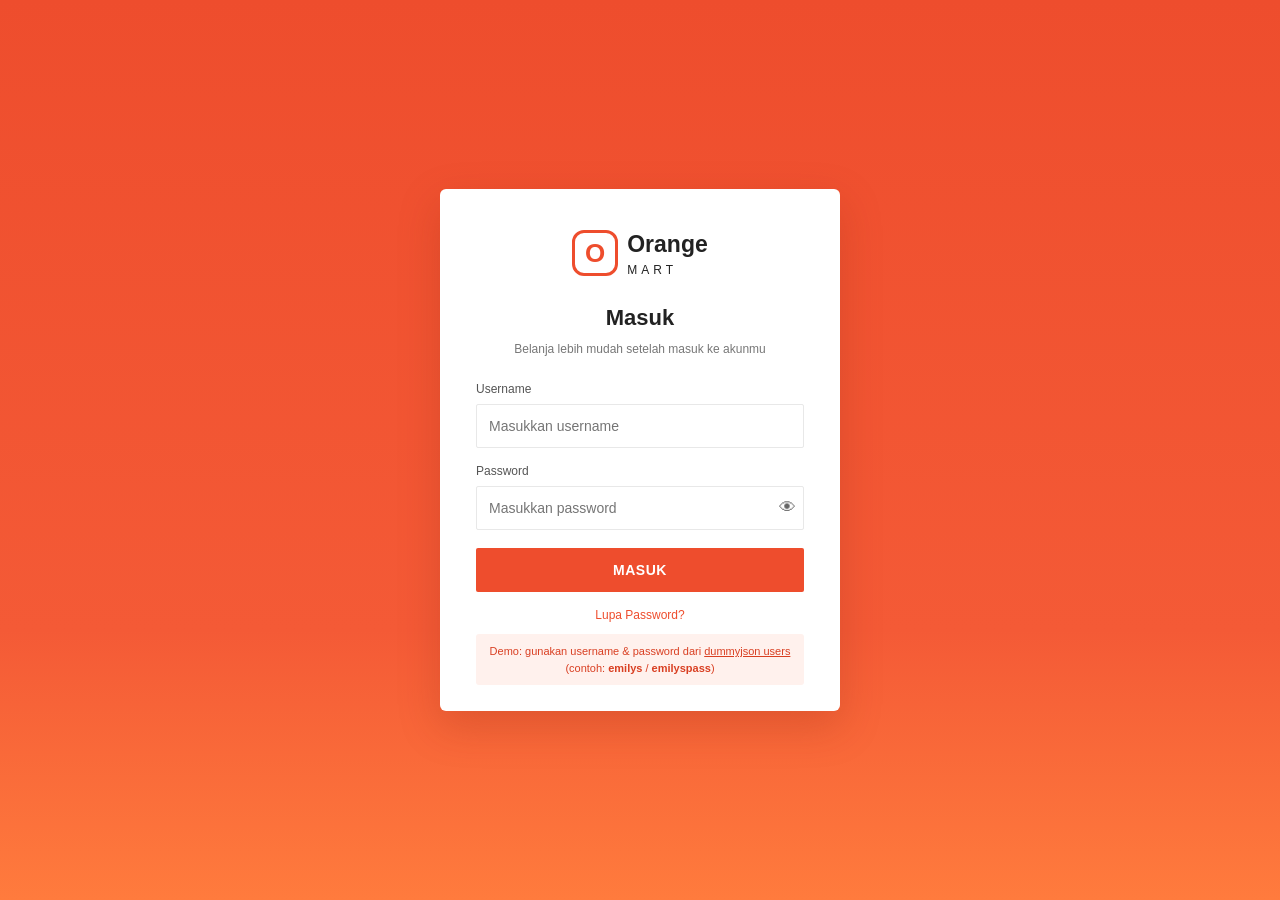
<file: index.html>
<!DOCTYPE html>
<html lang="id">
  <head>
    <meta charset="UTF-8">
    <meta name="viewport" content="width=device-width, initial-scale=1.0">
    <title> OrangeMart - Home </title>
    <link rel="stylesheet" href="style.css">
    <script src="auth.js" defer></script>
    <script src="product.js" defer></script>
  </head>
  <body>
    <header class="header">
      <div class="container header-inner">
        <a class="brand" href="#">
          <span class="brand-icon">
            O
          </span>
          <span>
            <strong>Orange</strong>
            <small>mart</small>
          </span>
        </a>
        <div class="search-area">
          <div class="search-box">
            <input id="searchInput" type="search" placeholder="Cari produk, kategori, atau brand...">
            <button id="searchButton" type="button">
              ⌕
            </button>
          </div>
        </div>
        <button class="cart-button" id="cartButton" type="button">
          🛒
          <span id="cartBadge">
            0</span>
        </button>
        <div class="auth" id="authArea">
          <a href="login.html">Masuk</a>
          <span>/</span>
          <a href="login.html">Daftar</a>
        </div>
      </div>
    </header>
    <main>
      <section class="container hero">
        <div class="hero-copy">
          <span class="eyebrow">NEW COMERS!</span>
          <h1>Habiskan uangmu<br><strong>di sini.</strong></h1>
          <p>
            Temukan produk favorit dengan harga menarik dan pengalaman belanja paling eksentrik
            yang pernah kamu alami.
          </p>
          <a href="#catalog" class="primary" type="button">
            Belanja Sekarang →
          </a>
        </div>
        <div class="hero-art">
          <div class="circle c1"></div>
          <div class="circle c2"></div>
          <div class="sale-card">
            <span>FLASH<br>SALE</span>
            <b>70%</b>
            <small>OFF</small>
          </div>
          <div class="floating f1">
            🎧
          </div>
          <div class="floating f2">
            ⌚
          </div>
          <div class="floating f3">
            👟
          </div>
        </div>
      </section>
      <div class="hero-dots">
        <i class="active"></i>
        <i></i>
        <i></i>
        <i></i>
      </div>
      <section id="catalog" class="catalog">
        <div class="container">
          <div class="catalog-title">
            <div>
              <span>PILIHAN UNTUKMU</span>
              <h2>Produk Terbaru</h2>
            </div>
          </div>
          <div class="toolbar">
            <span>Menampilkan <b id="resultCount">30</b></span>
            <div>
              <label for="categoryFilter">
                Kategori
              </label>
              <select id="categoryFilter">
                <option value="all">Semua Kategori</option>
                <option value="beauty">Beauty</option>
                <option value="fragrances">Fragrances</option>
                <option value="groceries">Groceries</option>
              </select>
              <label for="sortSelect">
                Urutkan
              </label>
              <select id="sortSelect">
                <option value="default">Relevansi</option>
                <option value="price-low">Harga Terendah</option>
                <option value="price-high">Harga Tertinggi</option>
                <option value="rating-high">Rating Tertinggi</option>
              </select>
            </div>
          </div>
          <div id="productGrid" class="product-grid catalog-grid">
            
          </div>
          <div class="load-more-wrapper">
            <button id="loadMoreButton" class="load-more" type="button">
              Muat Lebih Banyak
            </button>
          </div>
        </div>
      </section>
    </main>
    <div id="productModal" class="modal" aria-hidden="true">
      <div class="modal-backdrop" data-close-modal>
      </div>
      <div class="modal-content" role="dialog" aria-modal="true">
        <button class="modal-close" type="button" data-close-modal>
          ×
        </button>
        <div class="modal-image">
          📦
        </div>
        <div class="modal-info">
          <em>
            DETAIL PRODUK
          </em>
          <h2 id="modalProductName">
            Nama Produk
          </h2>
          <p id="modalProductBrand">
            Brand Produk
          </p>
          <div class="rating">
            ★
            <span id="modalRating">
              4.8
            </span>
          </div>
          <strong id="modalPrice">
            $0
          </strong>
          <div class="specs">
            <div>
              <small>
                Stok
              </small>
              <b id="modalStock">
                0
              </b>
            </div>
            <div>
              <small>
                Kategori
              </small>
              <b id="modalCategory">
                -
              </b>
            </div>
          </div>
          <p id="modalDescription">
            Deskripsi produk akan ditampilkan di sini.
          </p>
          <button id="modalAddCart" class="modal-cart" type="button">
            + Tambahkan ke Keranjang
          </button>
        </div>
      </div>
    </div>
    <aside id="cartDrawer" class="cart-drawer" aria-hidden="true">
      <div class="drawer-head">
        <h2>
          Keranjang Saya
        </h2>
        <button id="closeCartButton" type="button">
          ×
        </button>
      </div>
      <div id="cartItems" class="cart-items">
        <div class="empty-cart">
          <span>
            🛒
          </span>
          <h3>
            Keranjang masih kosong
          </h3>
          <p>
            Tambahkan produk favoritmu.
          </p>
        </div>
      </div>
      <div class="drawer-footer">
        <div>
          <span>
            Total
          </span>
          <b id="cartTotal">
            $0
          </b>
        </div>
        <button type="button">
          Checkout
        </button>
      </div>
    </aside>
    <div id="cartBackdrop" class="drawer-backdrop" hidden>
    </div>
    <footer>
      <div class="container footer-grid">
        <div>
          <h2>
            Orange
            <span>
              mart
            </span>
          </h2>
          <p>
            Belanja online mudah, aman, dan nyaman.
          </p>
        </div>
        <div>
          <h3>
            Layanan
          </h3>
          <a href="#">
            Bantuan
          </a>
          <a href="#">
            Cara Belanja
          </a>
          <a href="#">
            Pembayaran
          </a>
        </div>
        <div>
          <h3>
            Tentang
          </h3>
          <a href="#">
            Tentang Kami
          </a>
          <a href="#">
            Kebijakan Privasi
          </a>
          <a href="#">
            Syarat & Ketentuan
          </a>
        </div>
        <div>
          <h3>
            Ikuti Kami
          </h3>
          <a href="#">
            Instagram
          </a>
          <a href="#">
            TikTok
          </a>
          <a href="#">
            YouTube
          </a>
        </div>
      </div>
      <div class="container footer-bottom">
        © 2026 Orange Mart
        <span>
          Made by C11
        </span>
      </div>
    </footer>
  </body>
</html>
</file>
<file: style.css>
:root {
  --orange:#ee4d2d;
  --dark:#d93f22;
  --light:#fff1ed;
  --text:#222;
  --muted:#777;
  --bg:#f5f5f5;
  --border:#e8e8e8;
  --white:#fff;
  --container:1200px
}
* {
  box-sizing:border-box;
  margin:0;
  padding:0
}
html {
  scroll-behavior: smooth;
}
body {
  font-family:Arial,Helvetica,sans-serif;
  color:var(--text);
  background:var(--bg);
  line-height:1.5
}
a {
  color:inherit;
  text-decoration:none
}
button,input,select {
  font:inherit
}
button {
  cursor:pointer
}
.container {
  width:min(var(--container),calc(100% - 32px));
  margin:auto
}
.header {
  background:linear-gradient(180deg,var(--orange),#f45a36);
  color:#fff;
  position:sticky;
  top:0;
  z-index:50;
  box-shadow:0 2px 10px #0002
}
.header-inner {
  min-height:96px;
  display:flex;
  align-items:center;
  gap:22px
}
.brand {
  min-width:168px;
  display:flex;
  align-items:center;
  gap:9px
}
.brand-icon {
  width:46px;
  height:46px;
  border:3px solid #fff;
  border-radius:12px;
  display:grid;
  place-items:center;
  font-size:26px;
  font-weight:900
}
.brand strong,.brand small {
  display:block
}
.brand strong {
  font-size:23px
}
.brand small {
  font-size:12px;
  letter-spacing:4px;
  text-transform:uppercase
}
.search-area {
  flex:1
}
.search-box {
  height:44px;
  background:#fff;
  border-radius:3px;
  display:flex;
  overflow:hidden
}
.search-box input {
  flex:1;
  border:0;
  outline:0;
  padding:0 15px
}
.search-box button {
  width:36px;
  margin:4px;
  border:0;
  border-radius:3px;
  align-items: center;
  background:var(--orange);
  color:#fff;
  font-size:28px
}
.cart-button {
  position:relative;
  border:0;
  background:transparent;
  color:#fff;
  font-size:25px
}
.cart-button span {
  position:absolute;
  top:-6px;
  right:-8px;
  min-width:18px;
  height:18px;
  padding:0 4px;
  border:2px solid var(--orange);
  border-radius:20px;
  background:#fff;
  color:var(--orange);
  font-size:10px;
  display:grid;
  place-items:center
}
.auth {
  white-space:nowrap;
  font-size:13px
}
.hero {
  min-height:320px;
  margin-top:20px;
  border-radius:12px;
  overflow:hidden;
  position:relative;
  background:linear-gradient(120deg,#ef4b2f,#ff7b3d 60%,#ff9d45);
  color:#fff;
  padding:48px 58px;
  box-shadow:0 5px 20px #ee4d2d30
}
.hero-copy {
  position:relative;
  z-index:3;
  max-width:590px
}
.eyebrow {
  display:inline-block;
  padding:5px 10px;
  border:1px solid #fff8;
  border-radius:30px;
  font-size:11px;
  letter-spacing:1.5px
}
.hero h1 {
  margin-top:13px;
  font-size:clamp(32px,4vw,49px);
  line-height:1.05;
  letter-spacing:-1.5px
}
.hero h1 strong {
  color:#fff4d8
}
.hero p {
  max-width:480px;
  margin:16px 0 24px;
  color:#fffc;
  font-size:15px
}
.primary {
  border:0;
  border-radius:5px;
  padding:12px 20px;
  background:#fff;
  color:var(--orange);
  font-weight:700
}
.hero-art {
  position:absolute;
  width:440px;
  height:300px;
  right:25px;
  top:10px
}
.circle {
  position:absolute;
  border:1px solid #fff4;
  border-radius:50%
}
.c1 {
  width:350px;
  height:350px;
  right:0;
  top:-55px
}
.c2 {
  width:250px;
  height:250px;
  right:50px;
  top:-5px
}
.sale-card {
  position:absolute;
  width:155px;
  height:185px;
  right:120px;
  top:52px;
  transform:rotate(7deg);
  border-radius:16px;
  background:#fff;
  color:var(--orange);
  box-shadow:0 18px 30px #962a123f;
  display:flex;
  flex-direction:column;
  align-items:center;
  justify-content:center
}
.sale-card span {
  font-weight:900;
  font-size:22px;
  line-height:.9
}
.sale-card b {
  font-size:58px;
  line-height:1
}
.sale-card small {
  font-weight:900
}
.floating {
  position:absolute;
  width:76px;
  height:76px;
  border-radius:18px;
  background:#fffb;
  box-shadow:0 12px 22px #962a1233;
  display:grid;
  place-items:center;
  font-size:38px
}
.f1 {
  right:35px;
  top:55px;
  transform:rotate(12deg)
}
.f2 {
  left:40px;
  bottom:15px;
  transform:rotate(-10deg)
}
.f3 {
  right:30px;
  bottom:20px;
  transform:rotate(-8deg)
}
.product-grid {
    display: grid;
    grid-template-columns: repeat(5, 1fr);
    gap: 12px;
}
.product-card {
    min-width: 0;
    overflow: hidden;
    border: 1px solid #ddd;
    border-radius: 6px;
    background-color: #fff;
    cursor: pointer;
}
.product-card:hover {
    box-shadow: 0 3px 10px rgba(0, 0, 0, 0.12);
    transform: translateY(-2px);
}
.product-image img {
    width: 100%;
    height: 100%;
    object-fit: contain;
}
.discount {
    position: absolute;
    top: 0;
    left: 0;
    z-index: 2;
    padding: 5px 7px;
    background-color: #fff0eb;
    color: #ee4d2d;
    font-size: 11px;
    font-weight: bold;
}
.heart {
    position: absolute;
    top: 8px;
    right: 8px;
    z-index: 2;
    width: 28px;
    height: 28px;
    display: flex;
    align-items: center;
    justify-content: center;
    border-radius: 50%;
    background-color: white;
    color: #777;
    font-size: 18px;
}
.product-info {
    min-height: 185px;
    padding: 10px;
}
.product-info h3 {
    height: 38px;

    margin: 0 0 7px;

    font-size: 13px;
    font-weight: 500;
    line-height: 19px;

    overflow: hidden;
}
.product-info h3 {
    height: 40px;
    margin: 3px 0;
    font-size: 13px;
    font-weight: 500;
    overflow: hidden;
}
.rating {
    margin-bottom: 5px;
    color: #f5a623;
    font-size: 12px;
}
.rating span {
    color: #888;
}
.product-info strong {
    display: block;
    margin-top: 3px;
    color: #ee4d2d;
    font-size: 17px;
}
.product-info del {
    display: block;
    margin-top: 2px;
    color: #999;
    font-size: 11px;
}
.product-meta {
    height: 18px;

    margin-top: 5px;

    color: #888;
    font-size: 10px;

    overflow: hidden;
}
.add-cart-btn {
    width: 100%;
    margin-top: 10px;
    padding: 8px;
    border: 1px solid #ee4d2d;
    border-radius: 4px;
    background-color: #fff4f0;
    color: #ee4d2d;
    font-size: 11px;
    font-weight: bold;
    cursor: pointer;
}
.add-cart-btn:hover {
    background-color: #ee4d2d;
    color: white;
}
.catalog {
  margin-top:20px;
  padding:25px 0 50px;
  background:var(--bg)
}
.catalog-title {
  margin-bottom:15px
}
.catalog-title span {
  color:var(--orange);
  font-size:11px;
  font-weight:800;
  letter-spacing:1.5px
}
.catalog-title h2 {
  font-size:22px
}
.toolbar {
  min-height:56px;
  margin-bottom:14px;
  padding:10px 14px;
  border:1px solid #eee;
  border-radius:5px;
  background:#fff;
  display:flex;
  align-items:center;
  justify-content:space-between;
  gap:15px;
  color:#777;
  font-size:12px
}
.toolbar b {
  color:var(--orange)
}
.toolbar>div {
  display:flex;
  align-items:center;
  gap:8px
}
.toolbar select {
  min-width:150px;
  padding:8px 10px;
  border:1px solid #ddd;
  border-radius:3px;
  background:#fff
}
.load-more-wrapper {
  display:flex;
  justify-content:center;
  padding-top:24px
}
.load-more {
  min-width:220px;
  padding:11px 24px;
  border:1px solid #ccc;
  border-radius:4px;
  background:#fff;
  color:#555
}
.load-more:hover {
  border-color:var(--orange);
  color:var(--orange)
}
.modal {
  position:fixed;
  inset:0;
  z-index:100;
  display:none;
  place-items:center
}
.modal.is-open {
  display:grid
}
.modal-backdrop {
  position:absolute;
  inset:0;
  background:#0009
}
.modal-content {
  width:min(760px,calc(100% - 32px));
  position:relative;
  z-index:1;
  display:grid;
  grid-template-columns:45% 55%;
  overflow:hidden;
  border-radius:10px;
  background:#fff;
  box-shadow:0 15px 50px #0004
}
.modal-close {
  position:absolute;
  top:12px;
  right:12px;
  z-index:2;
  width:32px;
  height:32px;
  border:0;
  border-radius:50%;
  background:#f3f3f3;
  font-size:23px
}
.modal-image {
  min-height:420px;
  background:#f1ece4;
  display:grid;
  place-items:center;
  font-size:130px
}
.modal-info {
  padding:38px 32px
}
.modal-info em {
  color:var(--orange);
  font-size:9px;
  font-style:normal;
  font-weight:800
}
.modal-info h2 {
  margin-top:6px;
  font-size:22px
}
.modal-info>p {
  color:#777;
  font-size:12px
}
.modal-info>strong {
  display:block;
  color:var(--orange);
  font-size:26px;
  margin-top:5px
}
.specs {
  display:grid;
  grid-template-columns:1fr 1fr;
  gap:8px;
  margin-top:15px
}
.specs div {
  padding:10px;
  background:#fafafa
}
.specs small,.specs b {
  display:block
}
.specs small {
  color:#999;
  font-size:10px
}
.specs b {
  font-size:12px
}
.modal-cart {
  width:100%;
  margin-top:20px;
  padding:12px;
  border:1px solid var(--orange);
  border-radius:4px;
  background:var(--light);
  color:var(--orange);
  font-weight:700
}
.cart-drawer {
  width:min(420px,100%);
  height:100vh;
  position:fixed;
  top:0;
  right:0;
  z-index:110;
  background:#fff;
  box-shadow:-10px 0 30px #00000026;
  display:flex;
  flex-direction:column;
  transform:translateX(100%);
  transition:.25s
}
.cart-drawer.is-open {
  transform:translateX(0)
}
.drawer-head {
  min-height:62px;
  padding:0 18px;
  border-bottom:1px solid var(--border);
  display:flex;
  align-items:center;
  justify-content:space-between
}
.drawer-head button {
  border:0;
  background:#f4f4f4;
  border-radius:50%;
  width:34px;
  height:34px;
  font-size:22px
}
.cart-items {
  flex:1;
  padding:18px;
  overflow:auto
}
.empty-cart {
  min-height:60%;
  display:flex;
  flex-direction:column;
  justify-content:center;
  align-items:center;
  text-align:center;
  color:#777
}
.empty-cart span {
  font-size:52px
}
.empty-cart h3 {
  font-size:16px;
  color:#444
}
.empty-cart p {
  font-size:12px
}
.drawer-footer {
  padding:18px;
  border-top:1px solid var(--border)
}
.drawer-footer>div {
  display:flex;
  justify-content:space-between
}
.drawer-footer b {
  color:var(--orange);
  font-size:20px
}
.drawer-footer button {
  width:100%;
  margin-top:12px;
  padding:12px;
  border:0;
  border-radius:4px;
  background:var(--orange);
  color:#fff;
  font-weight:700
}
.drawer-backdrop {
  position:fixed;
  inset:0;
  z-index:105;
  background:#0006
}
footer {
  padding-top:42px;
  background:#fff;
  border-top:1px solid #ddd
}
.footer-grid {
  display:grid;
  grid-template-columns:2fr 1fr 1fr 1fr;
  gap:50px;
  padding-bottom:35px
}
.footer-grid h2 {
  color:var(--orange)
}
.footer-grid h2 span {
  color:#444;
  font-weight:400
}
.footer-grid p,.footer-grid a {
  color:#777;
  font-size:12px
}
.footer-grid p {
  margin-top:8px
}
.footer-grid h3 {
  font-size:13px;
  margin-bottom:10px
}
.footer-grid a {
  display:block;
  margin-top:7px
}
.footer-bottom {
  padding:18px 0;
  border-top:1px solid #eee;
  display:flex;
  justify-content:space-between;
  color:#999;
  font-size:11px
}
/* ---------- Login Page (Shopee-style) ---------- */
.login-page {
  min-height:100vh;
  background:linear-gradient(180deg,var(--orange),#f45a36 70%,#ff7b3d);
  display:flex;
  flex-direction:column
}
.login-layout {
  flex:1;
  display:flex;
  align-items:center;
  justify-content:center;
  padding:48px 16px
}
.login-card {
  width:400px;
  max-width:100%;
  padding:38px 36px 26px;
  border-radius:6px;
  background:var(--white);
  box-shadow:0 15px 40px #962a1240
}
.login-brand {
  display:flex;
  align-items:center;
  justify-content:center;
  gap:9px;
  margin-bottom:22px
}
.login-brand .brand-icon {
  border-color:var(--orange);
  color:var(--orange)
}
.login-brand-name strong {
  font-size:23px;
  display:block
}
.login-brand-name small {
  font-size:12px;
  letter-spacing:4px;
  text-transform:uppercase;
  display:block
}
.login-card h1 {
  font-size:22px;
  text-align:center
}
.login-sub {
  margin:6px 0 22px;
  text-align:center;
  color:var(--muted);
  font-size:12px
}
.field {
  margin-bottom:14px
}
.field label {
  display:block;
  margin-bottom:6px;
  font-size:12px;
  color:#555
}
.field-box {
  position:relative
}
.field-box input {
  width:100%;
  height:44px;
  padding:0 44px 0 12px;
  border:1px solid var(--border);
  border-radius:2px;
  outline:0;
  font-size:14px
}
.field-box input:focus {
  border-color:var(--orange)
}
.toggle-password {
  position:absolute;
  top:50%;
  right:8px;
  transform:translateY(-50%);
  border:0;
  background:transparent;
  font-size:17px;
  opacity:.6
}
.toggle-password:hover {
  opacity:1
}
.login-error {
  margin:4px 0 10px;
  padding:9px 12px;
  border-radius:3px;
  background:#fff0eb;
  color:var(--dark);
  font-size:12px
}
.login-submit {
  width:100%;
  height:44px;
  margin-top:4px;
  border:0;
  border-radius:2px;
  background:var(--orange);
  color:#fff;
  font-size:14px;
  font-weight:700;
  letter-spacing:.5px;
  transition:.15s
}
.login-submit:hover {
  background:var(--dark)
}
.login-submit:disabled {
  opacity:.6;
  cursor:not-allowed
}
.login-submit.is-loading {
  animation:pulse 1s ease-in-out infinite
}
@keyframes pulse {
  0%,100% {opacity:1}
  50% {opacity:.55}
}
.login-forgot {
  display:block;
  margin-top:14px;
  text-align:center;
  color:var(--orange);
  font-size:12px
}
.login-forgot:hover {
  text-decoration:underline
}
.login-hint {
  margin-top:10px;
  padding:9px 12px;
  border-radius:3px;
  background:var(--light);
  color:var(--dark);
  font-size:11px;
  text-align:center
}
.login-hint a {
  color:var(--dark);
  text-decoration:underline
}

/* ---------- Auth header (logged-in state, index.html) ---------- */
.welcome {
  font-weight:700;
  white-space:nowrap
}
.logout-button {
  margin-left:14px;
  padding:8px 16px;
  border:1px solid #fff;
  border-radius:3px;
  background:transparent;
  color:#fff;
  font-size:13px;
  font-weight:700;
  transition:.15s
}
.logout-button:hover {
  background:#fff;
  color:var(--orange)
}

@media(max-width:560px) {
  .login-card {
    padding:30px 22px 20px
  }
  .welcome {
    display:none
  }
  .logout-button {
    margin-left:0
  }
}

@media(max-width:1050px) {
  .product-grid {
    grid-template-columns:repeat(4,1fr)
  }
  .hero-art {
    opacity:.45
  }
}
@media(max-width:800px) {
  .header-inner {
    min-height:110px;
    flex-wrap:wrap;
    padding:10px 0
  }
  .brand {
    min-width:auto
  }
  .search-area {
    order:3;
    flex-basis:100%
  }
  .auth {
    margin-left:auto
  }
  .product-grid {
    grid-template-columns:repeat(3,1fr)
  }
  .toolbar {
    align-items:flex-start;
    flex-direction:column
  }
  .toolbar>div {
    flex-wrap:wrap
  }
  .footer-grid {
    grid-template-columns:1fr 1fr
  }
}
@media(max-width:560px) {
  .container {
    width:calc(100% - 20px)
  }
  .brand span:last-child {
    display:none
  }
  .hero {
    min-height:390px;
    padding:30px 24px
  }
  .hero-art {
    right:-90px;
    top:80px;
    transform:scale(.75);
    transform-origin:center
  }
  .hero h1 {
    font-size:34px
  }
  .product-grid {
    grid-template-columns:repeat(2,1fr)
  }
  .product-image {
    height:165px
  }
  .toolbar>div {
    width:100%;
    display:grid;
    grid-template-columns:auto 1fr
  }
  .toolbar select {
    width:100%
  }
  .modal-content {
    grid-template-columns:1fr;
    max-height:90vh;
    overflow:auto
  }
  .modal-image {
    min-height:230px;
    font-size:85px
  }
  .footer-grid {
    grid-template-columns:1fr 1fr;
    gap:25px
  }
  .footer-grid>div:first-child {
    grid-column:1/-1
  }
  .footer-bottom {
    flex-direction:column;
    gap:4px
  }
}

/* Modal + card drawer */
.cart-item {
    display: flex;
    gap: 12px;
    padding: 12px 0;
    border-bottom: 1px solid var(--border);
}

.cart-item img {
    width: 70px;
    height: 70px;
    object-fit: contain;
    background: #f5f5f5;
    border-radius: 6px;
}

.cart-item-info {
    flex: 1;
}

.cart-item-info h3 {
    margin-bottom: 5px;
    font-size: 13px;
}

.cart-item-info strong {
    display: block;
    margin-bottom: 8px;
    color: var(--orange);
}

.quantity-control {
    display: flex;
    align-items: center;
    gap: 10px;
    margin-bottom: 8px;
}

.quantity-btn {
    width: 26px;
    height: 26px;
    border: 1px solid var(--border);
    background: white;
    border-radius: 4px;
    cursor: pointer;
    font-size: 16px;
}

.quantity-btn:hover {
    background: #f5f5f5;
}

.quantity-control span {
    min-width: 20px;
    text-align: center;
    font-weight: 600;
}

.remove-cart {
    border: none;
    background: transparent;
    color: #888;
    font-size: 11px;
    cursor: pointer;
}

.remove-cart:hover {
    color: var(--orange);
}

.modal-image img {
    width: 100%;
    height: 100%;
    max-width: 320px;
    max-height: 320px;
    object-fit: contain;
}

@media (max-width: 700px) {

    .modal-content {
        grid-template-columns: 1fr;
        max-height: 90vh;
        overflow-y: auto;
    }

    .modal-image {
        min-height: 260px;
    }

    .modal-image img {
        max-width: 220px;
        max-height: 220px;
    }

    .modal-info {
        padding: 24px;
    }

}
</file>
